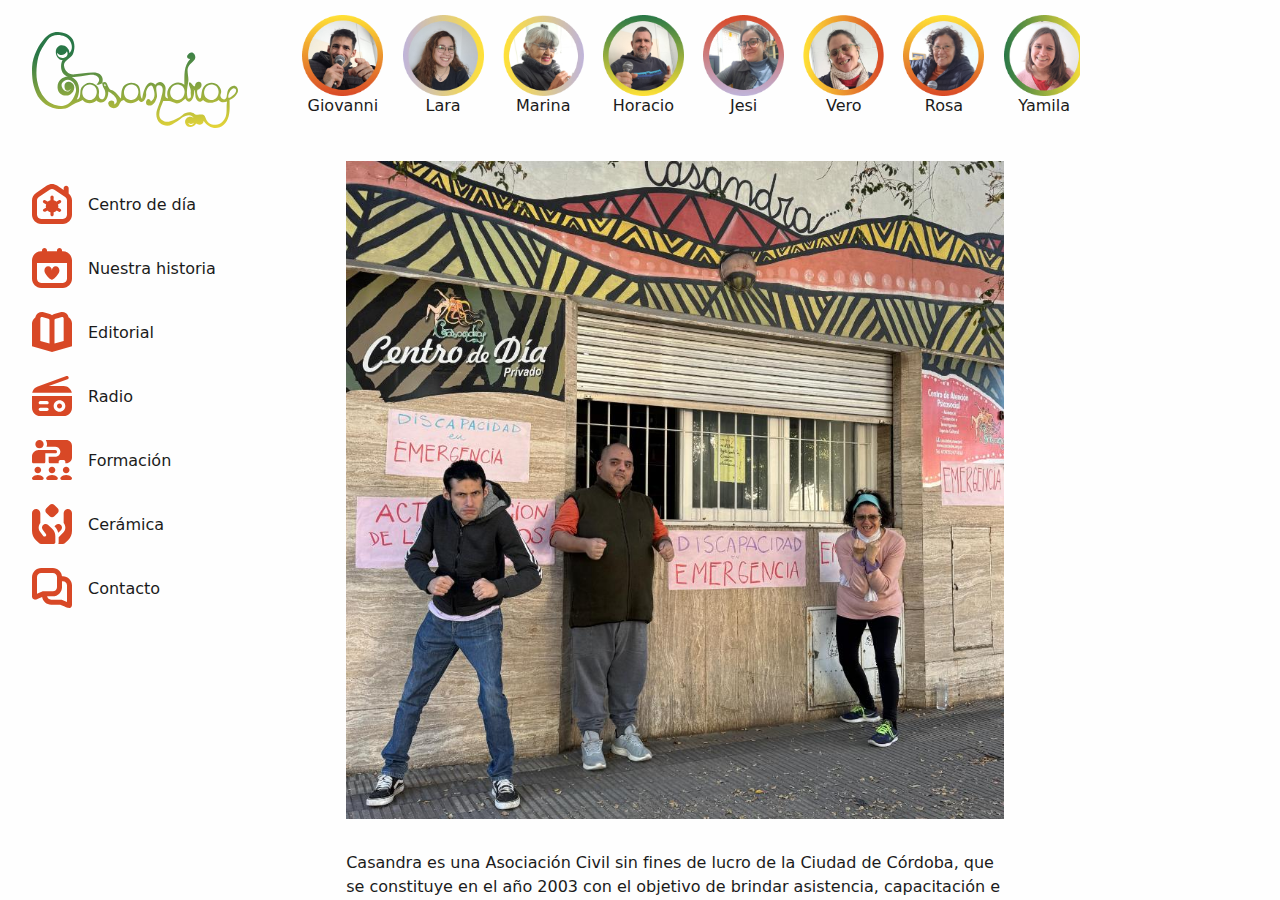
<file: index.html>
<html lang="es">
<head>
    <meta charset="UTF-8">
    <meta name="viewport" content="width=device-width, initial-scale=1.0">
    <title>Casandra</title>
    <link rel="stylesheet" href="estilos.css">
    <link rel="stylesheet" href="animations.css">
</head>
<body>
    <!--NAVS-->
    
    <nav class="nav-desktop">
            <a href="index.html"><img id="logo" src="img/casandra.svg" alt="Inicio"></a>
            <a href="centro.html"><img src="img/iconos/ico-centro.svg" alt="Centro de día"> Centro de día</a>
            <a href="historia.html"><img src="img/iconos/ico-corazon.svg" alt="Nuestra historia">Nuestra historia</a>
            <a href="editorial.html"><img src="img/iconos/ico-editorial.svg" alt="">Editorial</a>
            <a href="radio.html"><img src="img/iconos/ico-radio.svg" alt="">Radio</a>
            <a href="formacion.html"><img src="img/iconos/ico-formacion.svg" alt="">Formación</a>
            <a href="ceramica.html"><img src="img/iconos/ico-ceramica.svg" alt="">Cerámica</a>
            <a href="contacto.html"><img src="img/iconos/ico-mensajes.svg" alt="">Contacto</a>
    </nav>
    <nav class="nav-mobile">
        <a href="index.html"><img id="logo-mobile" src="img/casandra.svg" alt=""></a>
        <div>
            <a href="historia.html"><img src="img/iconos/ico-corazon.svg" alt=""></a>
            <a href="contacto.html"><img src="img/iconos/ico-mensajes.svg" alt=""></a>
        </div>
    </nav>
    <main>
        <!--HISTORIAS
        actualizar cuando estén terminadas -->
        <div id="historias" class="js-horizontal-scroll">
            <a href="giovani.html" id="btn-giovanni">
                <img src="img/avatares/giovanni.png" alt="">
                 <span>Giovanni</span>
            </a>
            <a href="#">
                <img src="img/avatares/lara.png" alt="">
                 <span>Lara</span>
            </a>
            <a href="#">
                <img src="img/avatares/marina.png" alt="">
                 <span>Marina</span>
            </a>
            <a href="#">
                <img src="img/avatares/horacio.png" alt="">
                 <span>Horacio</span>
            </a>
            <a href="#">
                <img src="img/avatares/jesi.png" alt="">
                 <span>Jesi</span>
            </a>
            <a href="#">
                <img src="img/avatares/vero.png" alt="">
                 <span>Vero</span>
            </a>
            <a href="#">
                <img src="img/avatares/rosa.png" alt="">
                 <span>Rosa</span>
            </a>
            <a href="#">
                <img src="img/avatares/yamila.png" alt="">
                 <span>Yamila</span>
            </a>
            <a href="#">
                <img src="img/avatares/josefina.png" alt="">
                 <span>Josefina</span>
            </a>
            <a href="#">
                <img src="img/avatares/rodolfo.png" alt="">
                 <span>Rodolfo</span>
            </a>
            <a href="#">
                <img src="img/avatares/luciana.png" alt="">
                 <span>Luciana</span>
            </a>
            <a href="#">
                <img src="img/avatares/stefani.png" alt="">
                 <span>Stefania</span>
            </a>
            <a href="#">
                <img src="img/avatares/tori.png" alt="">
                 <span>Tori</span>
            </a>
            
        
        </div>


        <!--CONTENIDO-->
        <div class="contenido">
            <article id="mision">
                <img src="img/fachada.jpg" alt="">
                <p>
                    Casandra es una Asociación Civil sin fines de lucro de la Ciudad de Córdoba, que se constituye en el año 2003 con el objetivo de brindar asistencia, capacitación e investigación en problemáticas graves en salud mental, particularmente en lo que concierne a la “locura” y su relación con la discapacidad. 
                </p>
                <img src="img/cocineros2.jpg" alt="">
                <p>
                    Este proyecto surge a partir de la experiencia e inquietudes de los profesionales que trabajan en Casandra, desarrolladas en el campo de la locura, de la denominada salud mental y la discapacidad. 
                </p>
                <img src="img/mesaza.jpg" alt="">
                <p>
                    La propuesta de Casandra se basa en una política de acción horizontal y participativa, que pone como eje de la organización el trabajo colectivo, la circulación de la escucha y la palabra para la toma de decisiones, la evaluación constante de nuestro trabajo y una circulación del conocimiento y la información.  
                </p>
                <img src="img/invisibles.jpg" alt="">
                <p>
                    Se intenta generar acciones que reviertan la situación en la que se encuentran las personas con las que trabajamos, situación de exclusión, donde su palabra no es valorada ni escuchada, donde su estar en el grupo familiar y el seno social que lo aloja, muchas veces es objetivado, excluido de posibilidades de subjetivación. 
                </p>
                <img src="img/salidita.jpg" alt="">
                <p>
                    Consideramos que estas problemáticas requieren un abordaje desde el ámbito de la salud con proyección hacia lo comunitario, apuntando a la inclusión de las personas que atraviesan estas dificultades. Implica la intervención en otras áreas tales como la promoción social y la defensa de los derechos de los sujetos y familiares, como ante las situaciones de exclusión y las problemáticas laborales. Las particularidades en el lazo relacional de estas personas, constituyen nuestro campo de ejercicio a fin de evitar discriminaciones o exclusiones en los ámbitos laboral y educativo, o amortiguar los efectos que las mismas tienen para esas personas  
                </p>
                <p class="destacado gradiente-verde">
                    El trabajo de Casandra apunta a crear dispositivos que permitan el abordaje integral de las problemáticas psicosociales, ofreciendo espacios que propicien la integración social y familiar. Para ello hemos creado el <strong>Centro de Atención Psicosocial Casandra, habilitado por el Ministerio de Salud de la Provincia de Córdoba desde el año 2005 a la actualidad</strong>.
                </p> 
            </article>
            <article id="valores">
                <h2>
                    Los objetivos que nos proponemos
                </h2>
                <img src="img/paseando2.jpg" alt="">
                <p>
                    Brindar una atención integral a jóvenes y adultos, con diferentes problemáticas psicosociales sosteniendo una mirada crítica a los modelos predominantes que conforman la llamada salud mental, teniendo en cuenta la discapacidad mental, fortaleciendo y/o promoviendo la recuperación de los lazos familiares, laborales y sociales. 
                </p>
                <img src="img/barredora.jpg" alt="">
                <p>
                    Instalar en el espacio público la discusión y reflexión crítica sobre los derechos de las personas con problemáticas graves en salud mental y de padecimiento subjetivo.
                </p>
                <img src="img/libros3.jpg" alt="">
                <p>
                    Promover una formación permanente y participativa basada en tres ejes: capacitación, práctica y supervisión.
                </p>
                <img src="img/pileta.jpg" alt="">
                <p>
                    El trabajo de Casandra apunta a crear diferentes dispositivos que permitan el abordaje integral de las problemáticas psicosociales, ofreciendo espacios que propicien la integración social y familiar. En este sentido, el <a href="centro.html">Centro de Día</a> se posiciona como uno de los dispositivos socio-terapéuticos de la primera línea de trabajo (terapéutico-asistencial y social-comunitaria), del proyecto institucional del Centro de Atención Psicosocial, intentando dar respuestas a las problemáticas mencionadas ya que en el contexto actual, las mismas son insuficientes o inapropiadas.
                </p>
                <img src="img/patio.jpg" alt="">
                <p class="destacado gradiente-verde">
                    La locura es poder ver más allá
                    <br>
                    <br>
                    💃
                </p>
            </article>
            <div class="espaciador"></div>
            
        </div>
    </main>

    <!--ASIDE-->
    <aside>
        <div id="indice-contenidos">
            
        </div>
    </aside>
    
    <!--FOOTER MOBILE-->
    <div id="footer-mobile">
        <a href="centro.html"><img src="img/iconos/ico-centro.svg" alt=""></a>
        <a href="editorial.html"><img src="img/iconos/ico-editorial.svg" alt=""></a>
        <a href="radio.html"><img src="img/iconos/ico-radio.svg" alt=""></a>
        <a href="formacion.html"><img src="img/iconos/ico-formacion.svg" alt=""></a>
        <a href="ceramica.html"><img src="img/iconos/ico-ceramica.svg" alt=""></a>
    </div>


<script src="jquery.min.js"></script>
<script src="historias.js"></script>
</body>
</html>
</file>
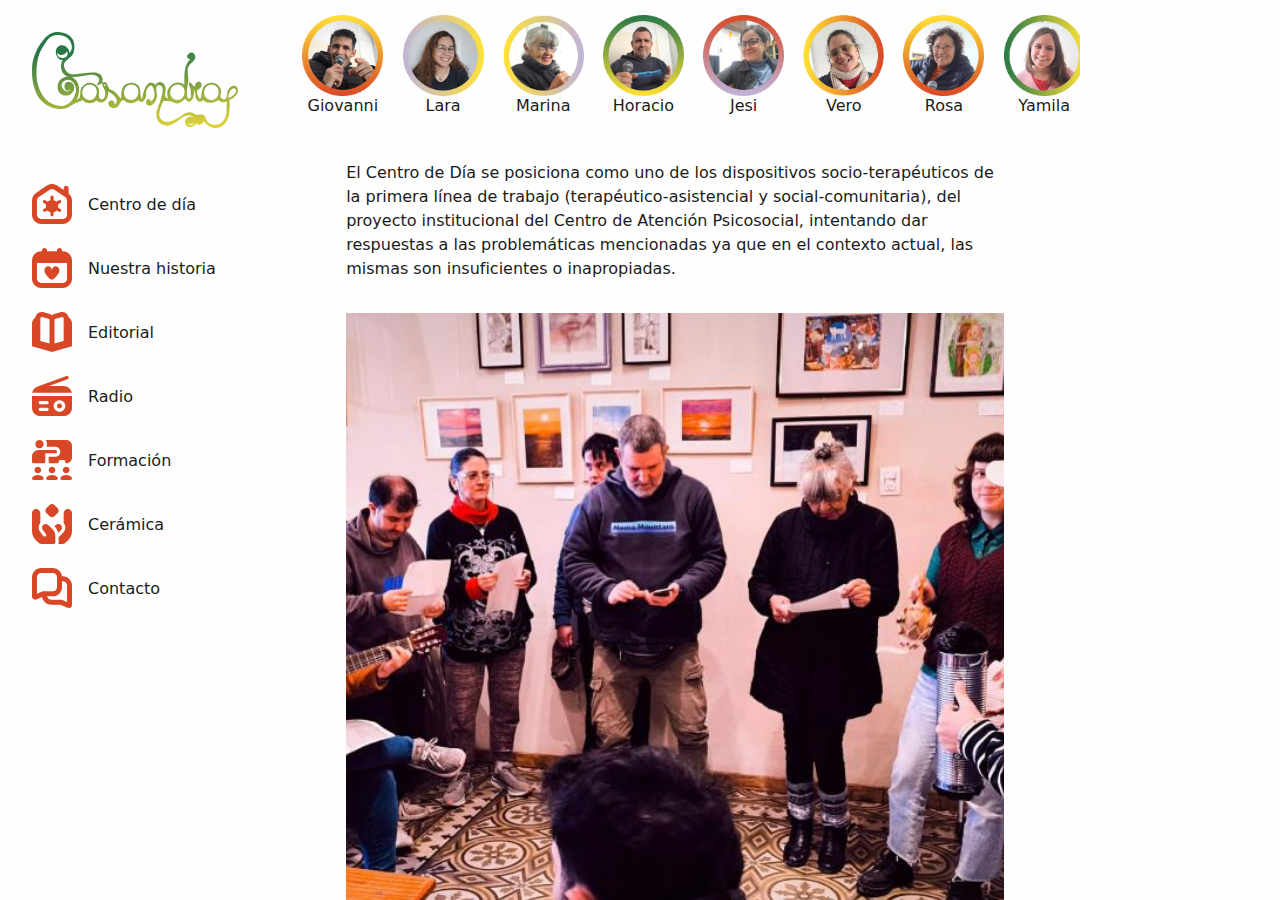
<file: centro.html>
<html lang="es">
<head>
    <meta charset="UTF-8">
    <meta name="viewport" content="width=device-width, initial-scale=1.0">
    <title>Casandra</title>
    <link rel="stylesheet" href="estilos.css">
    <link rel="stylesheet" href="animations.css">
</head>
<body>
    <!--NAVS-->
    <nav class="nav-desktop">
            <a href="index.html"><img id="logo" src="img/casandra.svg" alt="Inicio"></a>
            <a href="centro.html"><img src="img/iconos/ico-centro.svg" alt="Centro de día"> Centro de día</a>
            <a href="historia.html"><img src="img/iconos/ico-corazon.svg" alt="Nuestra historia">Nuestra historia</a>
            <a href="editorial.html"><img src="img/iconos/ico-editorial.svg" alt="">Editorial</a>
            <a href="radio.html"><img src="img/iconos/ico-radio.svg" alt="">Radio</a>
            <a href="formacion.html"><img src="img/iconos/ico-formacion.svg" alt="">Formación</a>
            <a href="ceramica.html"><img src="img/iconos/ico-ceramica.svg" alt="">Cerámica</a>
            <a href="contacto.html"><img src="img/iconos/ico-mensajes.svg" alt="">Contacto</a>
    </nav>
    <nav class="nav-mobile">
        <a href="index.html"><img id="logo-mobile" src="img/casandra.svg" alt=""></a>
        <div>
            <a href="historia.html"><img src="img/iconos/ico-corazon.svg" alt=""></a>
            <a href="contacto.html"><img src="img/iconos/ico-mensajes.svg" alt=""></a>
        </div>
    </nav>

    <main>
        <!--HISTORIAS
        actualizar cuando estén terminadas -->
        <div id="historias" class="js-horizontal-scroll">
            <a href="giovani.html" id="btn-giovanni">
                <img src="img/avatares/giovanni.png" alt="">
                 <span>Giovanni</span>
            </a>
            <a href="#">
                <img src="img/avatares/lara.png" alt="">
                 <span>Lara</span>
            </a>
            <a href="#">
                <img src="img/avatares/marina.png" alt="">
                 <span>Marina</span>
            </a>
            <a href="#">
                <img src="img/avatares/horacio.png" alt="">
                 <span>Horacio</span>
            </a>
            <a href="#">
                <img src="img/avatares/jesi.png" alt="">
                 <span>Jesi</span>
            </a>
            <a href="#">
                <img src="img/avatares/vero.png" alt="">
                 <span>Vero</span>
            </a>
            <a href="#">
                <img src="img/avatares/rosa.png" alt="">
                 <span>Rosa</span>
            </a>
            <a href="#">
                <img src="img/avatares/yamila.png" alt="">
                 <span>Yamila</span>
            </a>
            <a href="#">
                <img src="img/avatares/josefina.png" alt="">
                 <span>Josefina</span>
            </a>
            <a href="#">
                <img src="img/avatares/rodolfo.png" alt="">
                 <span>Rodolfo</span>
            </a>
            <a href="#">
                <img src="img/avatares/luciana.png" alt="">
                 <span>Luciana</span>
            </a>
            <a href="#">
                <img src="img/avatares/stefani.png" alt="">
                 <span>Stefania</span>
            </a>
            <a href="#">
                <img src="img/avatares/tori.png" alt="">
                 <span>Tori</span>
            </a>
            
        
        </div>


        <!--CONTENIDO-->
        <div class="contenido">
            <article>
                <p>
                    El Centro de Día se posiciona como uno de los dispositivos socio-terapéuticos de la primera línea de trabajo (terapéutico-asistencial y social-comunitaria), del proyecto institucional del Centro de Atención Psicosocial, intentando dar respuestas a las problemáticas mencionadas ya que en el contexto actual, las mismas son insuficientes o inapropiadas.
                </p>
                <img src="img/guitarra.jpg" alt="">
                <h2>
                    Fundamento teórico
                </h2>
                <img src="img/caravana2.jpg" alt="">
                <h3>
                    Trabajo entre varios y libertad de circulación
                </h3>
                <p>
                    El trabajo entre varios nos implica a todos más allá de nuestros roles profesionales, nuestros oficios y nuestras planificaciones. Se trata de propiciar y sostener ese proceso de subjetivación que supone siempre y al mismo tiempo, un permanente intercambio y apoyo con el medio familiar y con el entorno social.
                </p>
                <p>
                    En lo cotidiano se promueve rescatar la singularidad de cada uno de los sujetos con los que trabajamos, inmersos en una colectividad terapéutica que favorezca el encuentro con el otro, promoviéndolos de la manera en que se dan: puntuales y azarosos entre los participantes.
                </p>
                <p>
                    Propiciamos entonces la “libertad de circulación que permita el espacio del decir” (Jean Oury, 2002). No discriminamos patologías, ni limitamos el libre accionar de las personas que asisten a Casandra. Sí atendemos a las condiciones particulares que hacen a cada sujeto y a la situación en la que está inmerso, prestando suma atención a las singularidades y a las posibilidades de expresión subjetiva.
                </p>
                <img src="img/lectura.jpg" alt="">
                <h3>
                    Función del Acompañante
                </h3>
                <p>
                    La función es la de acompañar, función que no solo cumplen los profesionales y orientadores, sino que también es llevada a cabo por los mismos compañeros.
                </p>

                <h2>
                    Dinámica del Centro de Día
                </h2>


            </article>
                <p class="destacado gradiente-verde">
                    Solo te cuento las cosas que se te suelen perder. La locura es poder ver un poco más allá
                    <br>
                    <br>
                    💃
                </p>
            <div class="espaciador"></div>
            
        </div>
    </main>

    <!--ASIDE-->
    <aside>
        <div id="indice-contenidos">

        </div>
    </aside>
    
    <!--FOOTER MOBILE-->
    <div id="footer-mobile">
        <a href="centro.html"><img src="img/iconos/ico-centro.svg" alt=""></a>
        <a href="editorial.html"><img src="img/iconos/ico-editorial.svg" alt=""></a>
        <a href="radio.html"><img src="img/iconos/ico-radio.svg" alt=""></a>
        <a href="formacion.html"><img src="img/iconos/ico-formacion.svg" alt=""></a>
        <a href="ceramica.html"><img src="img/iconos/ico-ceramica.svg" alt=""></a>
    </div>


<script src="jquery.min.js"></script>
<script src="historias.js"></script>
</body>
</html>
</file>
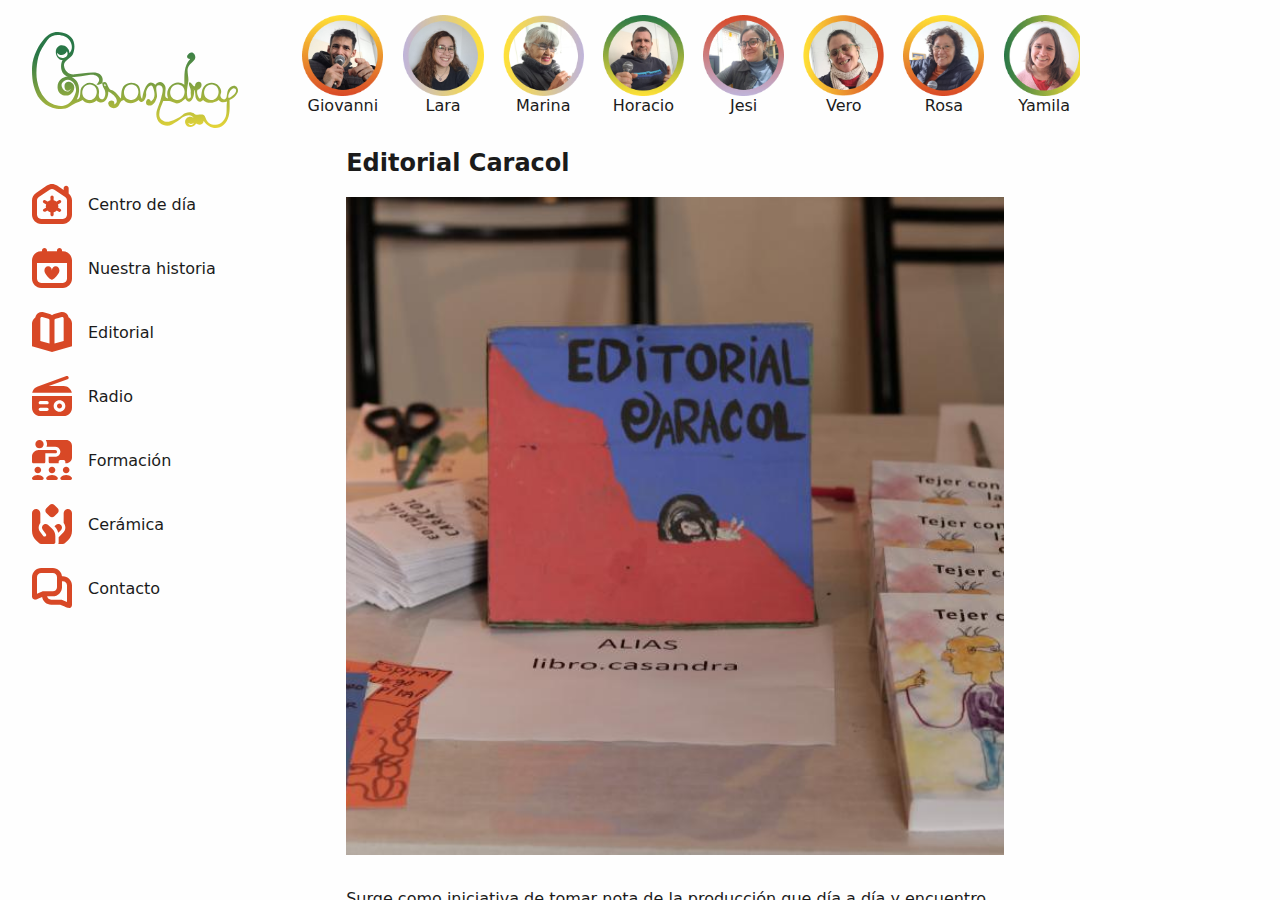
<file: editorial.html>
<html lang="es">
<head>
    <meta charset="UTF-8">
    <meta name="viewport" content="width=device-width, initial-scale=1.0">
    <title>Casandra</title>
    <link rel="stylesheet" href="estilos.css">
    <link rel="stylesheet" href="animations.css">
</head>
<body>
    <!--NAVS-->
    
    <nav class="nav-desktop">
            <a href="index.html"><img id="logo" src="img/casandra.svg" alt="Inicio"></a>
            <a href="centro.html"><img src="img/iconos/ico-centro.svg" alt="Centro de día"> Centro de día</a>
            <a href="historia.html"><img src="img/iconos/ico-corazon.svg" alt="Nuestra historia">Nuestra historia</a>
            <a href="editorial.html"><img src="img/iconos/ico-editorial.svg" alt="">Editorial</a>
            <a href="radio.html"><img src="img/iconos/ico-radio.svg" alt="">Radio</a>
            <a href="formacion.html"><img src="img/iconos/ico-formacion.svg" alt="">Formación</a>
            <a href="ceramica.html"><img src="img/iconos/ico-ceramica.svg" alt="">Cerámica</a>
            <a href="contacto.html"><img src="img/iconos/ico-mensajes.svg" alt="">Contacto</a>
    </nav>
    <nav class="nav-mobile">
        <a href="index.html"><img id="logo-mobile" src="img/casandra.svg" alt=""></a>
        <div>
            <a href="historia.html"><img src="img/iconos/ico-corazon.svg" alt=""></a>
            <a href="contacto.html"><img src="img/iconos/ico-mensajes.svg" alt=""></a>
        </div>
    </nav>
    <main>
        <!--HISTORIAS
        actualizar cuando estén terminadas -->
        <div id="historias" class="js-horizontal-scroll">
            <a href="giovani.html" id="btn-giovanni">
                <img src="img/avatares/giovanni.png" alt="">
                 <span>Giovanni</span>
            </a>
            <a href="#">
                <img src="img/avatares/lara.png" alt="">
                 <span>Lara</span>
            </a>
            <a href="#">
                <img src="img/avatares/marina.png" alt="">
                 <span>Marina</span>
            </a>
            <a href="#">
                <img src="img/avatares/horacio.png" alt="">
                 <span>Horacio</span>
            </a>
            <a href="#">
                <img src="img/avatares/jesi.png" alt="">
                 <span>Jesi</span>
            </a>
            <a href="#">
                <img src="img/avatares/vero.png" alt="">
                 <span>Vero</span>
            </a>
            <a href="#">
                <img src="img/avatares/rosa.png" alt="">
                 <span>Rosa</span>
            </a>
            <a href="#">
                <img src="img/avatares/yamila.png" alt="">
                 <span>Yamila</span>
            </a>
            <a href="#">
                <img src="img/avatares/josefina.png" alt="">
                 <span>Josefina</span>
            </a>
            <a href="#">
                <img src="img/avatares/rodolfo.png" alt="">
                 <span>Rodolfo</span>
            </a>
            <a href="#">
                <img src="img/avatares/luciana.png" alt="">
                 <span>Luciana</span>
            </a>
            <a href="#">
                <img src="img/avatares/stefani.png" alt="">
                 <span>Stefania</span>
            </a>
            <a href="#">
                <img src="img/avatares/tori.png" alt="">
                 <span>Tori</span>
            </a>
            
        
        </div>


        <!--CONTENIDO-->
        <div class="contenido">
            <article>
                <h2>
                    Editorial Caracol
                </h2>
                <img src="img/editorial1.jpg" alt="">
                <p>
                    Surge como iniciativa de tomar nota de la producción que día a día y encuentro tras encuentro se venía generando en los talleres de Escritura Creativa y de Artes Visuales.
                </p>
                <img src="img/libros3.jpg" alt="">
                <p>
                    La propuesta fue madurando entre todos los que integraron e integran dichos talleres y surgió la propuesta de un emprendimiento colectivo y cooperativo: La Editorial que se dio en llamar Caracol la que lleva cuatro libros editados por el colectivo y uno de una de sus integrantes. 
                </p>
                <img src="img/editorial5.jpg" alt="">
            </article>
                
                <div class="tarjeta gradiente-naranja">
                    <div>
                        <img src="img/caracol-ig.jpg" alt="">
                    </div>
                    <div>
                        <h3>
                        <strong>Seguinos en Instagram</strong> 
                    </h3>
                    <p>
                        Editorial Caracol
                    </p>
                    <br>
                    <p style="font-weight: 700;">
                       <a target="_blank" href="https://www.instagram.com/editorialcaracol/">@editorialcaracol</a>
                    </p>
                    </div>
                </div>

                <div class="tarjeta gradiente-verde">
                    <div>
                        <img src="img/editorial.jpg" alt="">
                    </div>
                    <div>
                        <h3>
                        <strong>Seguinos en Facebook</strong> 
                    </h3>
                    <p>
                        Editorial Caracol
                    </p>
                    <br>
                    <p style="font-weight: 700;">
                       <a target="_blank" href="https://www.facebook.com/editorial.caracol/">fb/editorial.caracol</a>
                    </p>
                    </div>
                </div>

                

            <div class="espaciador"></div>
            
        </div>
    </main>

    <!--ASIDE-->
    <aside>
        <div id="indice-contenidos">

        </div>
    </aside>
    
    <!--FOOTER MOBILE-->
    <div id="footer-mobile">
        <a href="centro.html"><img src="img/iconos/ico-centro.svg" alt=""></a>
        <a href="editorial.html"><img src="img/iconos/ico-editorial.svg" alt=""></a>
        <a href="radio.html"><img src="img/iconos/ico-radio.svg" alt=""></a>
        <a href="formacion.html"><img src="img/iconos/ico-formacion.svg" alt=""></a>
        <a href="ceramica.html"><img src="img/iconos/ico-ceramica.svg" alt=""></a>
    </div>


<script src="jquery.min.js"></script>
<script src="historias.js"></script>
</body>
</html>
</file>
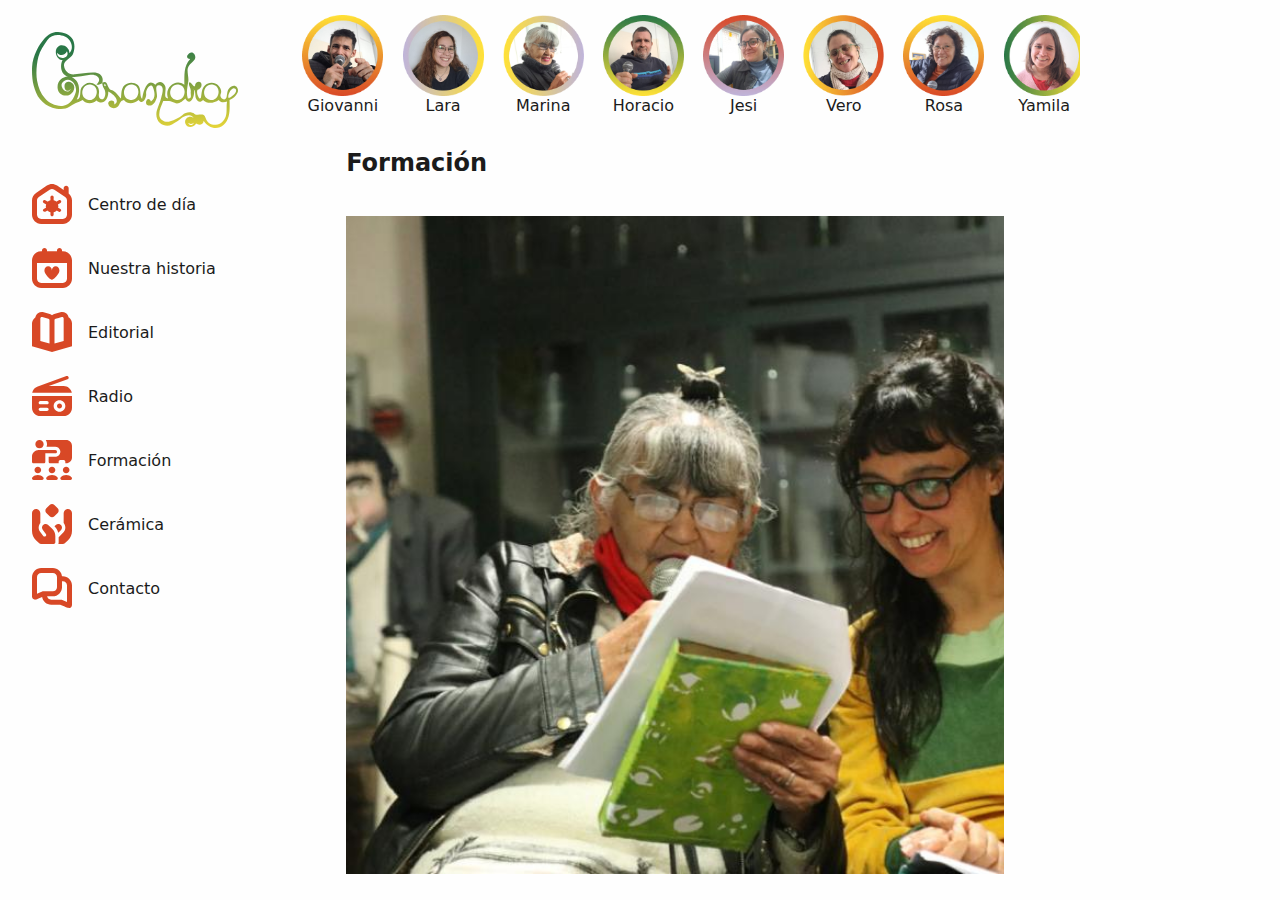
<file: formacion.html>
<html lang="es">
<head>
    <meta charset="UTF-8">
    <meta name="viewport" content="width=device-width, initial-scale=1.0">
    <title>Casandra</title>
    <link rel="stylesheet" href="estilos.css">
    <link rel="stylesheet" href="animations.css">
</head>
<body>
    <!--NAVS-->
    
    <nav class="nav-desktop">
            <a href="index.html"><img id="logo" src="img/casandra.svg" alt="Inicio"></a>
            <a href="centro.html"><img src="img/iconos/ico-centro.svg" alt="Centro de día"> Centro de día</a>
            <a href="historia.html"><img src="img/iconos/ico-corazon.svg" alt="Nuestra historia">Nuestra historia</a>
            <a href="editorial.html"><img src="img/iconos/ico-editorial.svg" alt="">Editorial</a>
            <a href="radio.html"><img src="img/iconos/ico-radio.svg" alt="">Radio</a>
            <a href="formacion.html"><img src="img/iconos/ico-formacion.svg" alt="">Formación</a>
            <a href="ceramica.html"><img src="img/iconos/ico-ceramica.svg" alt="">Cerámica</a>
            <a href="contacto.html"><img src="img/iconos/ico-mensajes.svg" alt="">Contacto</a>
    </nav>
    <nav class="nav-mobile">
        <a href="index.html"><img id="logo-mobile" src="img/casandra.svg" alt=""></a>
        <div>
            <a href="historia.html"><img src="img/iconos/ico-corazon.svg" alt=""></a>
            <a href="contacto.html"><img src="img/iconos/ico-mensajes.svg" alt=""></a>
        </div>
    </nav>
    
    <main>
        <!--HISTORIAS
        actualizar cuando estén terminadas -->
        <div id="historias" class="js-horizontal-scroll">
            <a href="giovani.html" id="btn-giovanni">
                <img src="img/avatares/giovanni.png" alt="">
                 <span>Giovanni</span>
            </a>
            <a href="#">
                <img src="img/avatares/lara.png" alt="">
                 <span>Lara</span>
            </a>
            <a href="#">
                <img src="img/avatares/marina.png" alt="">
                 <span>Marina</span>
            </a>
            <a href="#">
                <img src="img/avatares/horacio.png" alt="">
                 <span>Horacio</span>
            </a>
            <a href="#">
                <img src="img/avatares/jesi.png" alt="">
                 <span>Jesi</span>
            </a>
            <a href="#">
                <img src="img/avatares/vero.png" alt="">
                 <span>Vero</span>
            </a>
            <a href="#">
                <img src="img/avatares/rosa.png" alt="">
                 <span>Rosa</span>
            </a>
            <a href="#">
                <img src="img/avatares/yamila.png" alt="">
                 <span>Yamila</span>
            </a>
            <a href="#">
                <img src="img/avatares/josefina.png" alt="">
                 <span>Josefina</span>
            </a>
            <a href="#">
                <img src="img/avatares/rodolfo.png" alt="">
                 <span>Rodolfo</span>
            </a>
            <a href="#">
                <img src="img/avatares/luciana.png" alt="">
                 <span>Luciana</span>
            </a>
            <a href="#">
                <img src="img/avatares/stefani.png" alt="">
                 <span>Stefania</span>
            </a>
            <a href="#">
                <img src="img/avatares/tori.png" alt="">
                 <span>Tori</span>
            </a>
            
        
        </div>


        <!--CONTENIDO-->
        <div class="contenido">
            <article>
                <h2>
                    Formación
                </h2>

                <br>
                <img src="img/lectura.jpg" alt="">
                <p>
                    Desde su misma creación y siendo uno de los principales objetivos institucionales, dio comienzo el Programa de Formación teórico práctico con el fin de capacitar e investigar en el campo de la locura, que elegimos como campo de trabajo.
                </p>
                <p>
                    Una Formación teórico-práctica a partir de la experiencia de nuestro quehacer en el Centro de Día de Casandra en cuanto a los distintos acompañamientos a los que nos ha llevado el trabajo con la locura. 
                </p>
                <p>
                    A partir de ello revisamos bibliografía y experiencias como manera de realizar una tarea de investigación sostenida y avalada por nuestra misma práctica.
                </p>
                <p>
                    En primer lugar se trata de realizar una puesta en valor de lo que diversos autores desde distintas prácticas han desarrollado en el trabajo con la locura, en la locura, dentro y fuera del campo del psicoanálisis y del pensamiento argentino y latinoamericano, con una posición a la vez abierta y crítica que nos sirvan de marco y de sostén de este cometido. Pichon Riviere, Alfredo Moffatt, Rodolfo Kusch, Emilio Rodrigué, Marcelo Percia, Oscar Masotta, Fernando Ceballos, Pal Perbart, etc.
                </p>
                <p>
                    Lo mismo que las políticas públicas en torno a la salud mental desde que comienzan a ser motivo de movimientos a través de leyes, decretos, planes y programas que socavan o no un trabajo acompañante con la locura.                    
                </p>
                <p>
                    Revisamos también con el mismo espíritu a autores franceses, estadounidenses, ingleses, etc: Francoise Davoine, Gaetano Benedetti, Frieda Fromm Reichmann, Gisela Pankov, Harry Stack Sullivan, David Cooper, Gilles Deleuzze, Felix Guattari, Jean Ouri, Michel Foucault, Jacques Lacan, Franco Basaglia, etc
                </p>
                <p>
                    Nos guiamos por algunas marcas dejadas por el campo del arte como Jacobo Fijman, Alejandra Pizarnik, Aida Carballo, Glauce Baldomin, Jorge Bonino, Antonin Artaud, entre otros.
                </p>
                <p>
                    No descartamos documentales y películas que nos sirven como material de discusión.
                </p>
                <h2>
                    Formación Casandra para Público
                </h2>
                <details>
                    <summary>
                        Actividades de formación teórico-práctica
                    </summary>
                    <p>
                        <ul>
                            <li>
                                Primer Encuentro de Reflexión clínica abierto a la comunidad a cargo de Claudia Huergo: Explorar desde la literatura algunas posibles figuras del acompañante en la locura llevado a cabo los días 15,22 y 29 de junio, 2 de septiembre y 5 de octubre de 2007.
                            </li>
                            <li>
                                Los días 9 y 10 de mayo de 2008 se realizaron el Segundo Encuentro de Reflexión Crítica abiertas a la comunidad: COMUNIDAD DE LOCOS con  proyección del documental y la participación de Claudia Huergo, Eva Bertaina, Raul Vidal, Rosa Lopez y Galia Kohan
                            </li>
                            <li>
                                Jornadas Campo de locura en la transmisión del psicoanálisis: Emilio Rodrigué. Viernes 28 y sábado 29 de Agosto 2009, 9.30 hs. Con la participación de María Caglieris, Claudia Huergo, Alicia Lerner, Rosa Lopez, Walter Martinez, Marcelo Percia, Urania Tourinho Perez y Raul Vidal. 
                            </li>
                            <li>
                                Participación como co-organizadores en Salvador Bahía, Brasil del Coloquio Emilio Rodrigué los días 2 y 29 de mayo de 2010.
                            </li>
                            <li>
                                Seminario Abierto a la Comunidad: Pasajes y citas entre Literatura, cine y Psicoanálisis. 07 y 21 de mayo, 04 y 18 de junio y el día 2 de julio de 2011 Jorge Amado y su Doña Flor. Entre eróticas y duelo a cargo de Claudia Huergo.
                            </li>
                            <li>
                                Encuentros abiertos a la Comunidad: Pasajes y citas entre Literatura, Teatro y Psicoanálisis ¿Qué Comunidad de locos? Fernando Pessoa sus heterónimos y los otros. Días 16 de septiembre, 1, 15 y 29 de octubre de 2011 a cargo de María Caglieris, Claudia Huergo, Alicia Lerner, Rosa Lopez y Walter Martinez y la presentación de la obra teatral El Marinero dirigida por Giovani Quiroga y Galia Kohan.
                            </li>
                            <li>
                                2016-17. Seminario de Formación Teórico Práctico abierto: Trabajo e investigación en torno a la locura y sus posibles acompañamientos a cargo de Carlos Romani, Rosa Lopez, Jesica Maldonado e invitados: Carlos Bergliaffa, Javier Macías, Natalia Monasterolo, Alicia Miranda entre otros. Proyección y discusión de películas y documentales.
                            </li>
                        </ul>
                    </p>
                </details>
                <details>
                    <summary>
                        Presentaciones
                    </summary>
                    <ul>
                        <li>
                            LA MUJERCITA VESTIDA DE GRIS. Relato de una subjetividad mal—tratada. Marina Rene Perez- Rosa B Lopez- Natalia Monasterollo de Editorial Eduvim- Creación colectiva en la que se reflexiona sobre la historia de  vida relatada por una de las autoras: sobre  el engranaje psiquiátrico, que la atrapa en sus redes durante 26 años, lo jurídico que la declara inimputable y e impone una “medida de seguridad curativa” y lo político-social que lo condice y contribuye a su implantación. Este libro fue presentado en la sede de la Universidad de Villa María en Córdoba, en el espacio de L’Ecole organizado por Casandra con la participación de las autoras, TotoLopez, Claudia Huergo y Gabi Sosa y la presencia de gran cantidad de público.
                        </li>
                        <li>
                            EMILIO RODRIGUÉ libro editado en Salvador Bahía en la que Casandra fue co-organizadora del evento del mismo nombre y en la que se publican en forma bilingüe los trabajos de María Caglieris, Claudia Huergo, Alicia Lerner, Rosa Lopez y Walter Martinez. Entre otras.  
                        </li>
                    </ul>
                </details>
                <details>
                    <summary>
                        Reuniones Clínicas
                    </summary>
                    <p>
                        Se realizan en el seno de la Institución un viernes por mes. Han ido variando a través de los años. En ellas los profesionales presentan Material Clínico o Material Teórico a su elección o determinado previamente con la posterior discusión de dicha exposición. Se envían o recomiendan ciertas lecturas previas a la presentación.
                    </p>
                </details>
                <details>
                    <summary>
                        Actividades audiovisuales
                    </summary>
                    <p>
                        Se han realizado distintas modalidades de presentación ya sea a través de una película, proyección audiovisual, u otras formas de exposición que contengan material atinente a nuestro trabajo fundamentalmente referido a la locura. Vg: Las mínimas cosas, Si puofare, Comunidad de locos, La psicofarmacología.

                    </p>
                </details>
                <details>
                    <summary>
                        Presentaciones de trabajos teóricos e intercambio de experiencias
                    </summary>
                    <p>
                        Davoine, Sonia Weber, Ann Marie Van Hove y Maríe Jardin, entre otros.
                    </p>
                </details>
                <details>
                    <summary>
                        Actividades teórico-prácticas realizadas
                    </summary>
                    <p>
                        <ul>
                            <li>
                                2004 y 2005. El Seminario- Taller con carácter teórico práctico: Tejer con los lazos de la locura, realizado de marzo a diciembre. El mismo fue dictado por la Lic. Rosa Lopez. Frecuencia quincenal.
                            </li>
                            <li>
                                2006, 2007 y 2008. El Seminario teórico-práctico: El encuentro con el saber del sujeto supuesto discapacitado: Terapias alternativas a la internación psiquiátrica a cargo de la Lic. Rosa Lopez. Frecuencia quincenal.
                            </li>
                            <li>
                                2009. Jornadas de discusión sobre el trabajo en instituciones alternativas a la internación psiquiátrica y Pre-jornadas del Coloquio Emilio Rodrigué. Frecuencia quincenal.
                            </li>
                            <li>
                                2011-2012. Seminario Taller: Función acompañante en los dispositivos de trabajo con la locura.
                            </li>
                            <li>
                                2013-2014. Seminario Taller: Creación del sujeto y del objeto en el trabajo con la locura.
                            </li>
                            <li>
                                2015: Seminario Taller: Encuentros e interrogantes en torno a la clínica en los dispositivos de trabajo con la locura.
                            </li>
                            <li>
                                2018: Seminario taller de investigación grupal a partir de los seminarios y la práctica laboral colectiva en el año 2017.
                            </li>
                            <li>
                                2019/20: Seminario Taller: La presentación Clínica crear, una instancia de intercambio y discusión sobre la clínica que practicamos.
                            </li>
                        </ul>
                    </p>
                </details>

                <div class="espaciador"></div>
                
            </article>
            <article>
                <h2>
                    Textos de los programas de formación del 2016 y 2017.
                </h2>
                <div class="tarjeta gradiente-verde">
                    <div>
                        <img src="docs/indice.jpg" alt="">
                    </div>
                    <div>
                        <h3>
                            <strong>Índice de textos</strong> 
                        </h3>
                        <p>
                        <a target="_blank" href="docs/ÍNDICE DE TEXTOS.pdf">Descargar PDF</a>
                        </p>
                    </div>
                </div>
                <div class="tarjeta gradiente-verde">
                    <div>
                        <img src="docs/programa-2016.jpg" alt="">
                    </div>
                    <div>
                        <h3>
                            <strong>Textos 2016</strong> 
                        </h3>
                        <p>
                        <a target="_blank" href="docs/2016 Reuniones.  Programa de formación.pdf">Descargar PDF</a>
                        </p>
                    </div>
                </div>
                <div class="tarjeta gradiente-verde">
                    <div>
                        <img src="docs/programa-2017.jpg" alt="">
                    </div>
                    <div>
                        <h3>
                            <strong>Textos 2017</strong> 
                        </h3>
                        <p>
                        <a target="_blank" href="docs/2017 Reuniones. Programa de formación.pdf">Descargar PDF</a>
                        </p>
                    </div>
                </div>
            </article>

            <article>
                <h2>
                    Material de investigación de Casandra
                </h2>
                <p>
                    Entendemos que el uso de nuestras producciones debe ser comunicado y contar con la vehemencia de sus autores.
                </p>
                <div class="tarjeta gradiente-naranja">
                    <div>
                        <img src="docs/locura-subjetivacion.jpg" alt="">
                    </div>
                    <div>
                        <h3>
                            <strong>Locura y Subjetivación</strong> 
                        </h3>
                        <p>
                        <a target="_blank" href="docs/“Locura y subjetivación pensando nuevas estrategias de inclusión social de las  personas con pade (1).pdf">Descargar PDF</a>
                        </p>
                    </div>
                </div>
                <div class="tarjeta gradiente-naranja">
                    <div>
                        <img src="docs/textos-casandrinos.jpg" alt="">
                    </div>
                    <div>
                        <h3>
                            <strong>Emilio Rodriguez: Viejo analista del tiempo nuevo</strong> 
                        </h3>
                        <p>
                        <a target="_blank" href="docs/textos-casandrinos.jpg">Descargar PDF</a>
                        </p>
                    </div>
                </div>
                <div class="tarjeta gradiente-naranja">
                    <div>
                        <img src="docs/la-palabra.jpg" alt="">
                    </div>
                    <div>
                        <h3>
                            <strong>Entrevista a Rosa Lopez en la Opinión de Rafaela </strong> 
                        </h3>
                        <p>
                        <a target="_blank" href="docs/LA PALABRA.pdf">Descargar PDF</a>
                        </p>
                    </div>
                </div>
                <div class="tarjeta gradiente-naranja">
                    <div>
                        <img src="docs/discordancia.jpg" alt="">
                    </div>
                    <div>
                        <h3>
                            <strong>La Discordancia del psicoanalisis y su transmisión</strong> 
                        </h3>
                        <p>
                        <a target="_blank" href="docs/Presentaciones de la Discordancia_alicia_pilar_rosa_carlos.pdf">Descargar PDF</a>
                        </p>
                    </div>
                </div>
                
            </article>
            

            <div class="espaciador"></div>
            
        </div><!--cierra contenido-->
    </main>

    <!--ASIDE-->
    <aside>
        <div id="indice-contenidos">

        </div>
    </aside>
    
    <!--FOOTER MOBILE-->
    <div id="footer-mobile">
        <a href="centro.html"><img src="img/iconos/ico-centro.svg" alt=""></a>
        <a href="editorial.html"><img src="img/iconos/ico-editorial.svg" alt=""></a>
        <a href="radio.html"><img src="img/iconos/ico-radio.svg" alt=""></a>
        <a href="formacion.html"><img src="img/iconos/ico-formacion.svg" alt=""></a>
        <a href="ceramica.html"><img src="img/iconos/ico-ceramica.svg" alt=""></a>
    </div>


<script src="jquery.min.js"></script>
<script src="historias.js"></script>
</body>
</html>
</file>
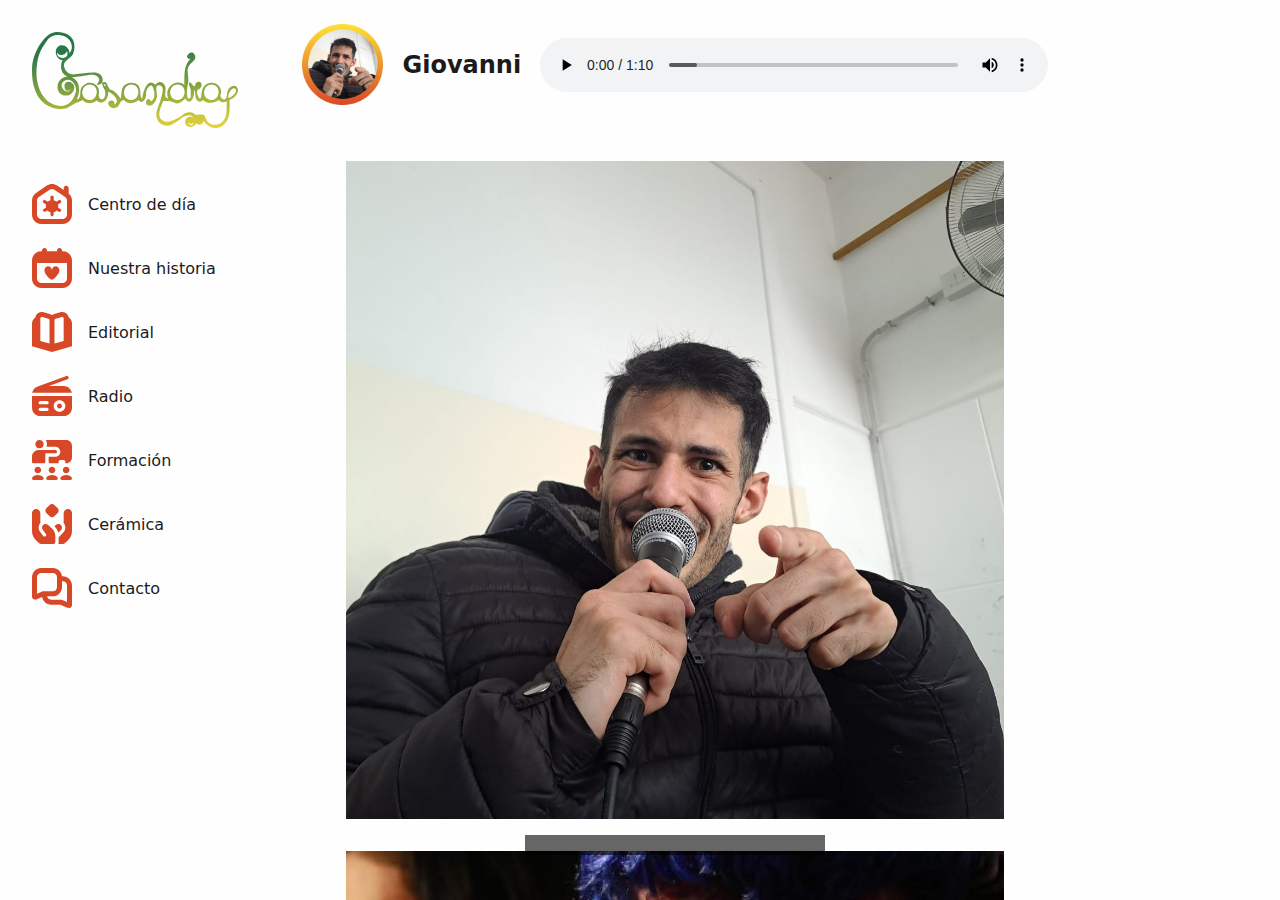
<file: giovani.html>
<html lang="es">
<head>
    <meta charset="UTF-8">
    <meta name="viewport" content="width=device-width, initial-scale=1.0">
    <title>Casandra</title>
    <link rel="stylesheet" href="estilos.css">
    <link rel="stylesheet" href="animations.css">
</head>
<body>
    <nav class="nav-desktop">
            <a href="index.html"><img id="logo" src="img/casandra.svg" alt="Inicio"></a>
            <a href="centro.html"><img src="img/iconos/ico-centro.svg" alt="Centro de día"> Centro de día</a>
            <a href="historia.html"><img src="img/iconos/ico-corazon.svg" alt="Nuestra historia">Nuestra historia</a>
            <a href=""><img src="img/iconos/ico-editorial.svg" alt="">Editorial</a>
            <a href=""><img src="img/iconos/ico-radio.svg" alt="">Radio</a>
            <a href=""><img src="img/iconos/ico-formacion.svg" alt="">Formación</a>
            <a href=""><img src="img/iconos/ico-ceramica.svg" alt="">Cerámica</a>
            <a href=""><img src="img/iconos/ico-mensajes.svg" alt="">Contacto</a>
    </nav>
    <nav class="nav-mobile">
        <a href="index.html"><img id="logo-mobile" src="img/casandra.svg" alt=""></a>
        <div>
            <a href=""><img src="img/iconos/ico-corazon.svg" alt=""></a>
            <a href=""><img src="img/iconos/ico-mensajes.svg" alt=""></a>
        </div>
    </nav>
    <main>
        <div id="historias" class="js-horizontal-scroll">
                <img src="img/avatares/giovanni.png" alt="">
                <h2>Giovanni</h2>
                <audio id="audio-player" controls autoplay width="700" height="300">
                    <source type="video/mp4" src="audios/giovani.mp3">
                    <track label="subtitulos" kind="subtitles" srclang="en" src="audios/giovani.vtt" default=""><track ></track>
                </audio>
        </div>
        <div class="contenido">
            <article>
                <img src="audios/giovani.jpeg" alt="">
                <img src="img/recitando.jpg" alt="">
                <img src="img/pileta.jpg" alt="">
                <p class="destacado gradiente-verde">
                    50-30 como el fernet
                </p>
                <img src="img/libros4.jpg" alt="">
                <img src="img/libros3.jpg" alt="">
                <img src="img/guitarra.jpg" alt="">
                <img src="img/libro-musica.jpg" alt="">
                <img src="img/libros5.jpg" alt="">
                <img src="img/caravana2.jpg" alt="">
                <div class="espaciador"></div>
                <div class="espaciador"></div>
                <div class="espaciador"></div>
            </article>
            <div id="caja-subtitulos">
            <p id="subtitulos"></p>
        </div>

    </main>
    <aside>
        <div id="indice-contenidos">
            
        </div>
    </aside>
    <div id="footer-mobile">
        <a href="centro.html"><img src="img/iconos/ico-centro.svg" alt=""></a>
        <a href="editorial.html"><img src="img/iconos/ico-editorial.svg" alt=""></a>
        <a href="radio.html"><img src="img/iconos/ico-radio.svg" alt=""></a>
        <a href="formacion.html"><img src="img/iconos/ico-formacion.svg" alt=""></a>
        <a href="ceramica.html"><img src="img/iconos/ico-ceramica.svg" alt=""></a>
    </div>


<script src="jquery.min.js"></script>
<script src="historias.js"></script>
<script src="audio.js"></script>
</body>
</html>
</file>
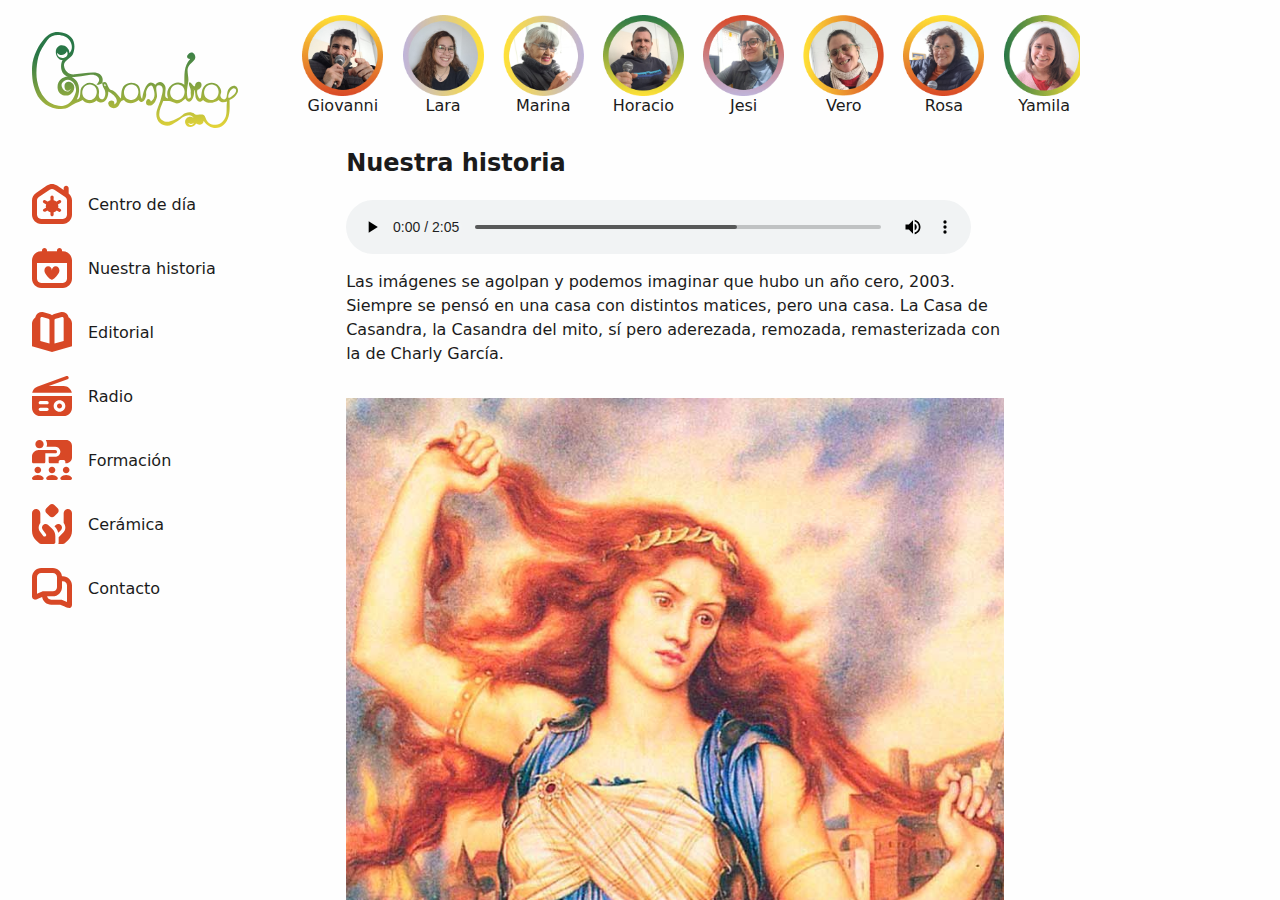
<file: historia.html>
<html lang="es">
<head>
    <meta charset="UTF-8">
    <meta name="viewport" content="width=device-width, initial-scale=1.0">
    <title>Casandra</title>
    <link rel="stylesheet" href="estilos.css">
    <link rel="stylesheet" href="animations.css">
</head>
<body>
    <!--NAVS-->
    
    <nav class="nav-desktop">
            <a href="index.html"><img id="logo" src="img/casandra.svg" alt="Inicio"></a>
            <a href="centro.html"><img src="img/iconos/ico-centro.svg" alt="Centro de día"> Centro de día</a>
            <a href="historia.html"><img src="img/iconos/ico-corazon.svg" alt="Nuestra historia">Nuestra historia</a>
            <a href="editorial.html"><img src="img/iconos/ico-editorial.svg" alt="">Editorial</a>
            <a href="radio.html"><img src="img/iconos/ico-radio.svg" alt="">Radio</a>
            <a href="formacion.html"><img src="img/iconos/ico-formacion.svg" alt="">Formación</a>
            <a href="ceramica.html"><img src="img/iconos/ico-ceramica.svg" alt="">Cerámica</a>
            <a href="contacto.html"><img src="img/iconos/ico-mensajes.svg" alt="">Contacto</a>
    </nav>
    <nav class="nav-mobile">
        <a href="index.html"><img id="logo-mobile" src="img/casandra.svg" alt=""></a>
        <div>
            <a href="historia.html"><img src="img/iconos/ico-corazon.svg" alt=""></a>
            <a href="contacto.html"><img src="img/iconos/ico-mensajes.svg" alt=""></a>
        </div>
    </nav>
    
    <main>
        <!--HISTORIAS
        actualizar cuando estén terminadas -->
        <div id="historias" class="js-horizontal-scroll">
            <a href="giovani.html" id="btn-giovanni">
                <img src="img/avatares/giovanni.png" alt="">
                 <span>Giovanni</span>
            </a>
            <a href="#">
                <img src="img/avatares/lara.png" alt="">
                 <span>Lara</span>
            </a>
            <a href="#">
                <img src="img/avatares/marina.png" alt="">
                 <span>Marina</span>
            </a>
            <a href="#">
                <img src="img/avatares/horacio.png" alt="">
                 <span>Horacio</span>
            </a>
            <a href="#">
                <img src="img/avatares/jesi.png" alt="">
                 <span>Jesi</span>
            </a>
            <a href="#">
                <img src="img/avatares/vero.png" alt="">
                 <span>Vero</span>
            </a>
            <a href="#">
                <img src="img/avatares/rosa.png" alt="">
                 <span>Rosa</span>
            </a>
            <a href="#">
                <img src="img/avatares/yamila.png" alt="">
                 <span>Yamila</span>
            </a>
            <a href="#">
                <img src="img/avatares/josefina.png" alt="">
                 <span>Josefina</span>
            </a>
            <a href="#">
                <img src="img/avatares/rodolfo.png" alt="">
                 <span>Rodolfo</span>
            </a>
            <a href="#">
                <img src="img/avatares/luciana.png" alt="">
                 <span>Luciana</span>
            </a>
            <a href="#">
                <img src="img/avatares/stefani.png" alt="">
                 <span>Stefania</span>
            </a>
            <a href="#">
                <img src="img/avatares/tori.png" alt="">
                 <span>Tori</span>
            </a>
            
        
        </div>


        <!--CONTENIDO-->
        <div class="contenido">
            <article>
                <h2>
                    Nuestra historia
                </h2>

                <br>
                <audio controls src="audios/El tuerto y los ciegos - Sui Generis.mp3"></audio>
                <p>
                    Las imágenes se agolpan y podemos imaginar que hubo un año cero, 2003. Siempre se pensó en una casa con distintos matices, pero una casa. La Casa de Casandra, la Casandra del mito, sí pero aderezada, remozada, remasterizada con la de Charly García. 
                </p>

                <img src="img/casandra-mito.jpg" alt="">

                <img src="img/casandra-lange.jpg" alt="">
                
                <p>
                    “Charly me reveló el concepto de Casandra Lange –dice Sergio Marchi.- Hizo alusión al mito de Casandra, pero muy por encima (…) Le interesó más hablar de una vieja canción suya llamada “el tuerto y los ciegos”, de Sui Generis, en donde se menciona a Casandra. El año 1974 era una época de cegueras varias, de oscuridades próximas y Charly ya se perfilaba como un rey tuerto.
                </p>
                <img src="img/sui-generis.jpg" alt="">
                <p>
                    “(...) El problema para la Casandra griega era que nadie creía en su capacidad para ver el futuro. En el caso de Lange, ni siquiera creyeron en su probable existencia. Sólo Charly estaba dispuesto a creer y el concepto era una manera de invocar su presencia (…) El concepto y el grupo surgen después de su 2º internación “
                </p>
                <img src="img/charly1.jpg" alt="">
                <p>
                    Charly por supuesto nos ha seguido inspirando cuando dice que la internación en la clínica psiquiátrica lo hizo sufrir y hasta tuvo miedo de "quedar un poco lisiado del corazón", "es muy rara la industria de la recuperación". 
                </p>
                <img src="img/charly2.jpg" alt="">
                <p>
                    "Tiene muchas fallas y el que sufre realmente es el paciente. Yo la pasé muy mal. A veces los tratamientos, si es que existen, encierran a 20 personas para darle pastillas y sedarlos. Y eso te va reduciendo a una planta". 
                </p>
                <p>
                    “Se pasaron meses evaluando si era neurótico, esquizofrénico, psicótico, personalidad dual o qué sé yo. Y cada grupo de médicos me daba o me sacaba pastillas. Y me hicieron muy mal…". Él quizá puede decir, se anima a decir lo que otros no. 
                </p>
                <img src="img/charly3.jpg" alt="">
                <p>
                    Charly convirtió a Casandra en un concepto musical y un alter ego. Para nosotros es una caja de herramientas que hicimos nuestra y su chispa prendió en nuestra casa.
                </p>
                <img src="img/charly4.jpg" alt="">
                <p>
                    Con todo esto discutido, y las palabras escritas el 1º de octubre de 2003 formamos la Asociación Civil Casandra. A fin de año ya estábamos convocando para formar parte y se acercaron casi una treintena de jóvenes, muchos psicólogos o estudiantes de psicología, algunos de trabajo social y artistas. 
                </p>
                <p>
                    El 2005 hubo un acontecimiento importante: la casa recibió a los que venían buscando acogida: la casa de Casandra estaba en marcha, con el Centro de Día con sus puertas abiertas a los primeros <i>aparecedores</i> que nos ayudaron a entender qué queríamos hacer y lo hicimos todos juntos.
                </p>
                <p>
                    En el 2006 iniciamos un programa de formación y siete personas ingresaron a trabajar con nosotros y varias de ellas son parte hoy de Casandra. Se sumaron después otras que venían de profesiones requeridas por la dirección de discapacidad pero que se hicieron parte de una propuesta de trabajo entre varios, libre circulación, creatividad, buen humor, preocupación para que el espacio se vaya construyendo entre todos y somos los que conformamos este lugar: la casa de Casandra.
                </p>
                
                <p>
                    La labor que se fue haciendo artesanalmente día a día, en la cotidianeidad del trabajo entre varios, los varios que bregamos y sostenemos este espacio como casa, desde el saludo de cada quien que regresa de su hogar y comenta cómo está, algo importante que le pasó o que dejó pasar, hasta la mesa compartida, el mate o la despedida. 
                </p>
                <p>
                    En esto ha cobrado importancia lo que denominamos la función acompañante, que surge a cada instante, con cada quien, sin pautas establecidas por estos varios que componen la casa y es así que van surgiendo caminatas, espacios más personales, juegos, cantos, bicicleteadas, fiestas, comidas, talleres, etc.
                </p>
                <p>
                    Es un esfuerzo grande el que hace cada uno de los asistentes para poder salirse de la grilla de discapacitado y mostrar lo que quiere y puede hacer. Ese es y será un logro muy importante para todos. En eso estamos abocados una vez que todos hicimos propia a la casa y a las ganas.
                </p>
                <p>
                    En todo esto es importante que la familia nos acompañe, que pueda sacarse también el rótulo de padres o hermanos de discapacitada/o y se sume a que logren proyectos propios, aunque sean chiquitos con la libertad necesaria que implica la toma de decisiones.
                </p>
                <p>
                    Lacasadecasandra fue desde el comienzo un espacio de resistencia, compartido, las experiencias son múltiples y enriquecedoras, para todos. Se trata de inventar, crear en lo cotidiano.
                </p>
            </article>
                <p class="destacado gradiente-verde">
                    Solo te cuento las cosas que se te suelen perder. La locura es poder ver un poco más allá
                    <br>
                    <br>
                    💃
                </p>
            <div class="espaciador"></div>
            
        </div>
    </main>

    <!--ASIDE-->
    <aside>
        <div id="indice-contenidos">

        </div>
    </aside>
    
    <!--FOOTER MOBILE-->
    <div id="footer-mobile">
        <a href="centro.html"><img src="img/iconos/ico-centro.svg" alt=""></a>
        <a href="editorial.html"><img src="img/iconos/ico-editorial.svg" alt=""></a>
        <a href="radio.html"><img src="img/iconos/ico-radio.svg" alt=""></a>
        <a href="formacion.html"><img src="img/iconos/ico-formacion.svg" alt=""></a>
        <a href="ceramica.html"><img src="img/iconos/ico-ceramica.svg" alt=""></a>
    </div>


<script src="jquery.min.js"></script>
<script src="historias.js"></script>
</body>
</html>
</file>
<file: estilos.css>
* {
  font-family: system-ui, sans-serif;
  margin: 0;
  padding: 0;
  box-sizing: border-box;
  scrollbar-width: none;
  scroll-behavior: smooth;
}

:root {
  --verde: #297747;
  --naranja: #D84826;
  --amarillo: #CFB421;
  --negro: #1B1B1B;
  --blanco: #FEFEFE;
}

.gradiente-verde {
  background: #CFB421;
  background: linear-gradient(159deg,rgba(207, 180, 33, 1) 10%, rgba(41, 119, 71, 1) 61%);
}

.gradiente-naranja {
  background: #CFB421;
  background: linear-gradient(159deg,rgba(207, 180, 33, 1) 10%, rgba(216, 72, 38, 1) 62%);
}

body {
  background-color: var(--blanco);
  color: var(--negro);
  display: flex;
  overflow: clip;
}


@media screen and (min-width: 900px) {
body {
  flex-direction: row;
}
}

@media screen and (max-width: 900px) {
body {
  flex-direction: column;
}
}



a {
  color: var(--verde);
}

a:hover {
  color: var(--naranja);
}

p {
    font-size: clamp(rem, 1vw + 0.5rem, 1rem);
}

@font-face {
  font-family: "finger-paint";
  src: url(fonts/FingerPaint-Regular.ttf);
}

nav {
    border: 0px solid black;
    /*position: sticky;
    top: 0px;
    left: 0px;*/
}

.nav-desktop {
  min-height: 100%;
  width: 390px;
  display: flex;
  flex-direction: column;
  flex-wrap: nowrap;
  align-items: flex-start;
  padding: 2em;
  gap: 1.5em;
}

.nav-desktop a {
  display: flex;
  flex-direction: row;
  flex-wrap: nowrap;
  align-items: center;
  gap: 1em;
  color: var(--negro);
  text-decoration: none;
}

.nav-desktop img {
  height: 40px;
}

nav a:hover {
  transform: scale(1.1);
}



#logo {
  margin-bottom: 2em;
  height: 6em;
}

#logo-mobile {
  height: 48px;
}


.nav-mobile {
  min-height: 80px;
  max-height: 80px;
  width: 100%;
  display: flex;
  flex-direction: row;
  flex-wrap: nowrap;
  justify-content: space-between;
  align-items: center;
  padding: 0px 2em;
}

.nav-mobile div {
  display: flex;
  flex-direction: row;
  flex-wrap: nowrap;
  align-items: center;
  gap: 18px;
}

.nav-mobile img {
  height: 28px;
}

aside {
  display: flex;
  flex-direction: column;
  flex-wrap: nowrap;
  padding: 1em;
  min-width: 200px;
}

#indice-contenidos {
  display: flex;
  margin-top: 180px;
  flex-direction: column;
  flex-wrap: nowrap;
  padding: 1em;
  color: var(--negro);
  text-decoration: none;
  gap: 1em;
  font-weight: 500;
}

#indice-contenidos a {
  color: var(--negro);
  text-decoration: none;
}

#indice-contenidos a:hover {
  color: var(--naranja);
}

@media screen and (max-width: 900px) { 
  #footer-mobile {
  display: flex;
  position: fixed;
  align-items: center;
  justify-content: space-around;
  bottom: 0;
  left: 0;
  width: 100%;
  background-color: var(--blanco);
  height: 54px;
  filter: drop-shadow(0px -1px 5px lightgrey);
}

#footer-mobile img {
  height: 28px;
}

#footer-mobile a:hover {
  transform: scale(1.1);
}


aside {
  display: none;
}

}
@media screen and (min-width: 900px) {
#footer-mobile {
  display: none;
}

.nav-desktop {
  display: flex;
}

.nav-mobile {
  display: none;
}
}

@media screen and (max-width: 900px) {
.nav-desktop {
  display: none;
}

.nav-mobile {
  display: flex;
}
}

main {
  display: flex;
  flex-direction: column;
  justify-content: flex-start;
  align-items: center;
  max-height: 100%;
  width: 100%;
  max-width: 1000px;
  height: 100%;
  background-color:var(--blanco);
  overflow-y: scroll;
}


@media screen and (min-width: 900px) {

#historias {
  /*position: sticky;
  top: 0px;*/
  z-index: 3;
  width: 100%;
  display: flex;
  flex-wrap: nowrap;
  flex-direction: row;
  justify-content: flex-start;
  align-items: center;
  gap: 1.2em;
  overflow: scroll;
  scrollbar-width: none;
  height: 129px;
  min-height: 129px;
  padding-left: 2em;
  padding-right: 2em;
  background-color: var(--blanco);
}

#historias a {
  display: flex;
  flex-wrap: nowrap;
  flex-direction: column;
  align-items: center;
  justify-content: center;
  text-decoration: none;
  color: var(--negro)
}

#historias a:hover {
  transform: scale(1.1);
}

#historias img {
  height: 81px;
  width: 81px;
}
}

summary {
  font-size: 1.1em;
  font-weight: 700;
  margin-top: 0.7em;
}

.galeria {
  width: 100%;
  display: flex;
  flex-wrap: nowrap;
  flex-direction: row;
  justify-content: flex-start;
  align-items: center;
  gap: 1em;
  overflow-x: scroll;
  scrollbar-width: none;
  padding-left: 2em;
  padding-right: 2em;
  margin-bottom: 0.2em;
  background-color: var(--blanco);
}

@media screen and (max-width: 900px) {

#historias {
  position: sticky;
  top: 0px;
  z-index: 3;
  width: 100%;
  display: flex;
  flex-wrap: nowrap;
  flex-direction: row;
  justify-content: flex-start;
  align-items: center;
  gap: 1em;
  overflow: scroll;
  scrollbar-width: none;
  height: 70px;
  min-height: 70px;
  padding-left: 2em;
  padding-right: 2em;
  margin-bottom: 0.2em;
  background-color: var(--blanco);
  filter: drop-shadow(0px 1px 5px lightgrey);
}

#historias a {
  display: flex;
  flex-wrap: nowrap;
  flex-direction: column;
  align-items: center;
  justify-content: center;
  text-decoration: none;
  color: var(--negro)
}

#historias a:hover {
  transform: scale(1.1);
}

#historias img {
  height: 59px;
  width: 59px;
}

#historias span {
  display: none;
}

}



.contenido {
  position: relative;
  display: flex;
  flex-direction: column;
  align-items: center;
  gap: 1em;
  max-width: 690px;
  min-height: 100%;
  overflow: auto;
  margin-bottom: 2em;
}

.contenido img {
  aspect-ratio: 1 / 1;
  width: 100%;
  object-fit: cover;
  margin: 1em 0px;
}

.contenido p {
  line-height: 1.5em;
  margin: 1em 0em;
}

.contenido h2 {
  line-height: 1.5em;
}

.contenido li {
  line-height: 1.5em;
  margin: 1em 1em 1em 1.5em;
}

.destacado {
  color: var(--blanco);
  width: 95%;
  text-align: center;
  padding: 2em;
  border-radius: 1em;
  font-weight: 600;
  font-size: large;
}

article {
  padding: 1em;
}

.anchor {
  scroll-margin-top: 18em;
}

audio {
    width: 95%;
    max-width: 900px;
    margin: auto;
}

.emoji {
  font-size: 3em;
}

.tarjeta {
  color: var(--blanco);
  aspect-ratio: 3 / 1;
  margin: 1em;
  width: 85%;
  text-align: left;
  padding: 2em;
  border-radius: 1em;
  display: flex;
  flex-direction: row;
  flex-wrap: wrap;
  align-items: center;
  gap: 1.5em;
}

.tarjeta img {
  width: 150px;
}


.tarjeta a {
  color: white;
}

.caracol {
  background: linear-gradient(
      rgba(0, 0, 0, 0.8),
      rgb(106, 0, 255)
    ), url(img/editorial4.jpg);
  background-size: cover;
  background-repeat: no-repeat;
}

@media screen and (min-width: 900px) {
#caja-subtitulos {
  position: fixed;
  bottom: 15px;
  max-width: 800px;
  min-width: 300px;
}

#subtitulos {
  background-color: #00000099;
  color: yellow;
  text-align: center;
  font-size: 30px;
  font-weight: 600;
  padding: 10px;
}
}

@media screen and (max-width: 900px) {
#caja-subtitulos {
  position: fixed;
  bottom: 54px;
  width: 100%;
}

#subtitulos {
  background-color: #00000099;
  color: yellow;
  text-align: center;
  font-size: 20px;
  font-weight: 600;
  padding: 10px;
}
}


.espaciador {
  min-height: 8em;
}
</file>
<file: animations.css>
@keyframes rotate {
    0% { 
        transform: rotate(0deg);
    }
    
    40% { 
        transform: rotate(180deg);
    }

    100% { 
        transform: rotate(360deg);
    }  
}


@keyframes scale {
    0% { 
        transform: scale(1); 
    }
    
    40% { 
        transform: scale(0.7); 
    }

    100% { 
        transform: scale(1);
    }  
}

@keyframes translate {
    0% { 
        translate: 0px 0px;
    }
    
    40% { 
        translate: 150px 200px;
    }

    100% { 
        translate: 0px 0px;
    }  
}
</file>
